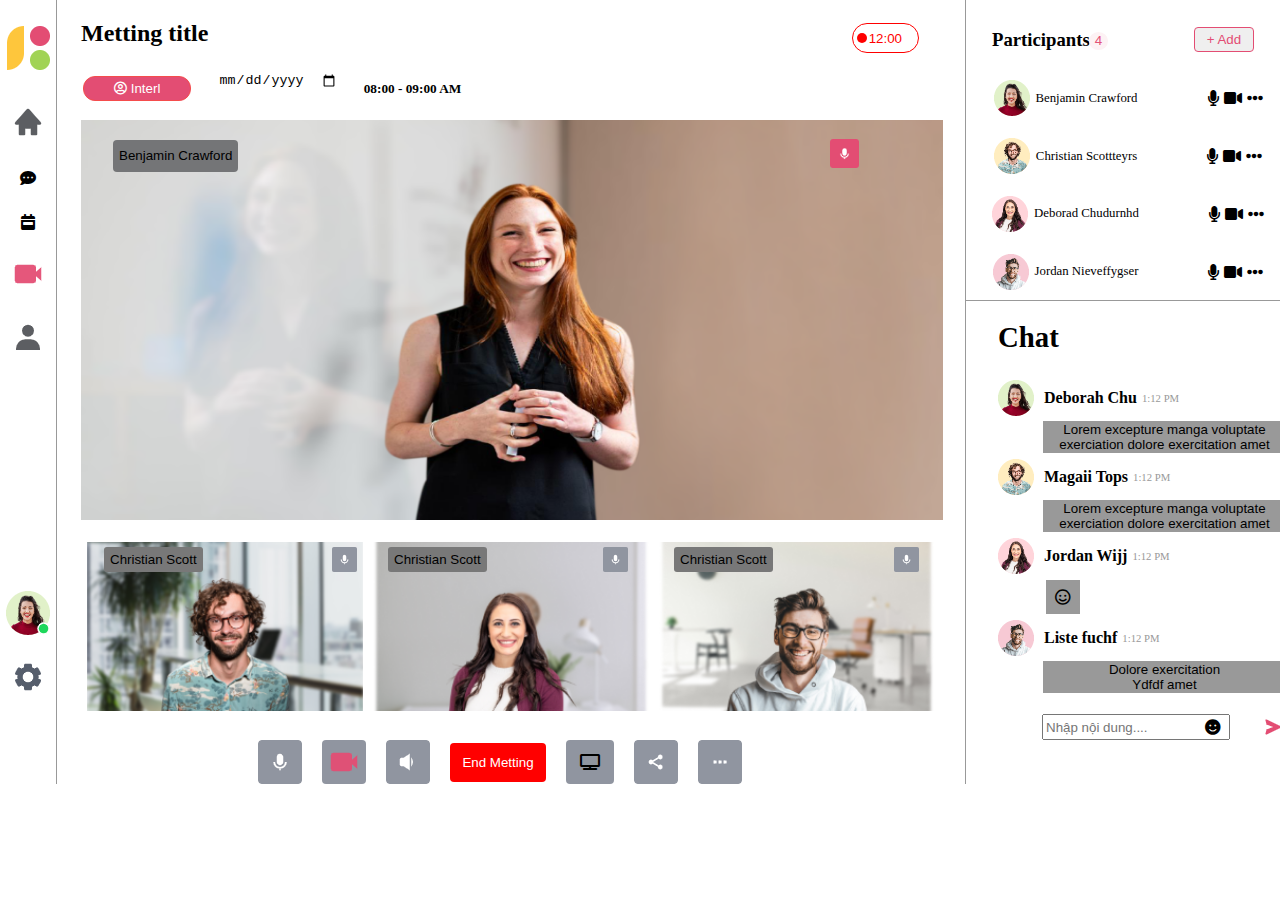
<file: Tuan04/assets/index.html>
<!DOCTYPE html>
<html lang="en">
<head>
    <meta charset="UTF-8">
    <meta http-equiv="X-UA-Compatible" content="IE=edge">
    <meta name="viewport" content="width=device-width, initial-scale=1.0">
    <title>Dung</title>
    <link rel="stylesheet" href="./css/main.css">
    <link rel="stylesheet" href="https://cdnjs.cloudflare.com/ajax/libs/font-awesome/5.15.4/css/all.min.css" />

</head>
<body>
    <div class="root">
        <div class="app">
            <div class="right">
                <div class="right-top">
                    <div>
                      <img src="./image/logo.png" class="right-top-menu">
                    </div>
                    <div>
                      <img src="./image/home.png" class="right-top-menu">
                    </div>
                    <div>
                      <i class="fas fa-comment-dots right-top-menu"></i>
                    </div>
                    <div>
                      <i class="fas fa-calendar-week right-top-menu"></i>
                    </div>
                    <div>
                      <img src="./image/cam.png" class="right-top-menu">
                    </div>
                    <div>
                      <img src="./image/user.png" class="right-top-menu">
                    </div>
                  </div>                  
                <div class="right-bottom">
                    <div>
                        <img src="./image/avatar.png" alt="">
                    </div>
                    <div>
                        <img src="./image/setting.png" class="right-bottom__setting">
                    </div>
                </div>
            </div>
            <div class="center">
                <div class="center__title">
                    <h2 class="center__title-metting">Metting title</h2>
                    <div class="center__title-time">
                        <div class="center__title-time-dot"></div>
                        <button class="center__title-time-button">12:00</button>
                    </div>
                </div>
                <div class="center__title-date">
                    <span class="center__title-datespan">
                        <button class="center__title-dataspan-button">
                            <i class="far fa-user-circle"></i>
                            Interl</button>
                        <input type="date" name="date" id="date">
                        <h5>08:00 - 09:00 AM</h5>
                    </span>
                </div>
                <div class="center-image">
                    <div class="center-image-title">
                        <div>
                            <button class="center-image-title-word">Benjamin Crawford</button>
                        </div>
                        <div class="center-image-title-mic">
                            <img src="./image/mic_color.png" class="center-image-title-mic-png">
                        </div>
                    </div>
                    <img src="./image/img_big.png" alt="pig" class="center-image-pig">
                </div>
                <div class="center-image-bottom">  
                    <span>
                        <img src="./image/img2.png" alt="" class="center-image-bottom-png">
                    </span>
                    <span>
                        <img src="./image/img1.png" alt="" class="center-image-bottom-png">
                    </span>
                    <span>
                        <img src="./image/img.png" alt="" class="center-image-bottom-png">
                    </span>
                    <div class="center-image-bottom-container">
                    <div class="center-image-bottom-chri">
                        <button class="center-image-bottom-chri-button button__mot">Christian Scott</button>
                        <img src="./image/mic_grey_color.png" class="img__mot">
                    </div>
                    <div class="center-image-bottom-chri">
                        <button class="center-image-bottom-chri-button button__hai">Christian Scott</button>
                        <img src="./image/mic_grey_color.png" class="img__hai">
                    </div>
                    <div class="center-image-bottom-chri">
                        <button class="center-image-bottom-chri-button button__ba">Christian Scott</button>
                        <img src="./image/mic_grey_color.png" class="img__ba">
                    </div>
                </div>
                </div>
                <div class="center-image-bottom__end">
                    <div class="center-image-bottom__end-end">
                        <img src="./image/mic_grey_color.png" class="center-size" >
                        <img src="./image/cam.png" class="center-image-bottom__end-end-cam center-size">
                        <img src="./image/speaker_grey_color.png" class="center-size">
                        <button class="center-image-bottom__end-end-button center-size">End Metting</button>
                        <i class="fas fa-tv fas-tv center-size"></i>
                        <img src="./image/share.png" class="center-size">
                        <img src="./image/bacham.png" class="center-size">
                    </div>
                </div>
            </div>
            <div class="left">
                <div class="left__top">
                    <div class="left__top-add">
                        <div class="left__top-add-content">
                            <h3>Participants</h3>
                        </div>
                        <div>
                            <button class="left__top-add-content-button">4</button>
                        </div>
                        <div class="left__top-add-nut">
                            <button class="left__top-add-button">+ Add</button>
                        </div>
                    </div>
                    <div class="left__top-list">
                        <div class="left__top-list-user">
                            <img src="./image/avatar 1322.png" alt="" class="left__top-list-user-img1">
                            <h5 class="left__top-list-user-img2">Benjamin Crawford</h5>
                            <i class="fas fa-microphone left__top-list-user-img3"></i>
                            <i class="fas fa-video left__top-list-user-img4"></i>
                            <i class="fas fa-ellipsis-h left__top-list-user-img5"></i>
                        </div>
                        <div class="left__top-list-user">
                            <img src="./image/avatar 1323.png" alt="" class="left__top-list-user-img1">
                            <h5 class="left__top-list-user-img2">Christian Scottteyrs</h5>
                            <i class="fas fa-microphone left__top-list-user-img3"></i>
                            <i class="fas fa-video left__top-list-user-img4"></i>
                            <i class="fas fa-ellipsis-h left__top-list-user-img5"></i>
                        </div>
                        <div class="left__top-list-user">
                            <img src="./image/avatar 1324.png" alt="" class="left__top-list-user-img1">
                            <h5 class="left__top-list-user-img2">Deborad Chudurnhd</h5>
                            <i class="fas fa-microphone left__top-list-user-img3"></i>
                            <i class="fas fa-video left__top-list-user-img4"></i>
                            <i class="fas fa-ellipsis-h left__top-list-user-img5"></i>
                        </div>
                        <div class="left__top-list-user">
                            <img src="./image/avatar 1325.png" alt="" class="left__top-list-user-img1">
                            <h5 class="left__top-list-user-img2">Jordan Nieveffygser</h5>
                            <i class="fas fa-microphone left__top-list-user-img3"></i>
                            <i class="fas fa-video left__top-list-user-img4"></i>
                            <i class="fas fa-ellipsis-h left__top-list-user-img5"></i>
                        </div>
                    </div>
                </div>
                <div class="left__top-chat">
                    <p class="left__top-chat-title">Chat</p>
                </div>
                <div class="left__top-chat-comment">
                    <div class="left__top-chat-comment-many">
                        <img src="./image/avatar 1322.png" alt="">
                        <h4 class="left__top-chat-comment-name">Deborah Chu</h4>
                        <h6 class="left__top-chat-comment-time">1:12 PM</h6>
                    </div>
                    <button class="left__top-chat-comment-button">Lorem excepture manga voluptate exerciation dolore exercitation amet</button>
                </div>
                <div class="left__top-chat-comment">
                    <div class="left__top-chat-comment-many">
                        <img src="./image/avatar 1323.png" alt="">
                        <h4 class="left__top-chat-comment-name">Magaii Tops</h4>
                        <h6 class="left__top-chat-comment-time">1:12 PM</h6>
                    </div>
                    <button class="left__top-chat-comment-button">Lorem excepture manga voluptate exerciation dolore exercitation amet</button>
                </div>
                <div class="left__top-chat-comment">
                    <div class="left__top-chat-comment-many">
                        <img src="./image/avatar 1324.png" alt="">
                        <h4 class="left__top-chat-comment-name">Jordan Wijj</h4>
                        <h6 class="left__top-chat-comment-time">1:12 PM</h6>
                    </div>
                    <i class="far fa-smile left__top-chat-comment-button-smile"></i>
                </div>
                <div class="left__top-chat-comment">
                    <div class="left__top-chat-comment-many">
                        <img src="./image/avatar 1325.png" alt="">
                        <h4 class="left__top-chat-comment-name">Liste fuchf</h4>
                        <h6 class="left__top-chat-comment-time">1:12 PM</h6>
                    </div>
                    <button class="left__top-chat-comment-button">Dolore exercitation <br>Ydfdf amet</button>
                </div>
                <div class="left__top-end">
                    <div class="left__top-end-div">
                        <input type="text" name="" class="left__top-end-text" placeholder="Nhập nội dung....">
                        <i class="fas fa-smile left__top-end-img-smile"></i>
                    </div>
                    <div class="left__top-end-img">
                        <img src="./image/send.png" alt="">
                    </div>
                </div>
            </div>
        </div>
    </div>
</body>
</html>
</file>
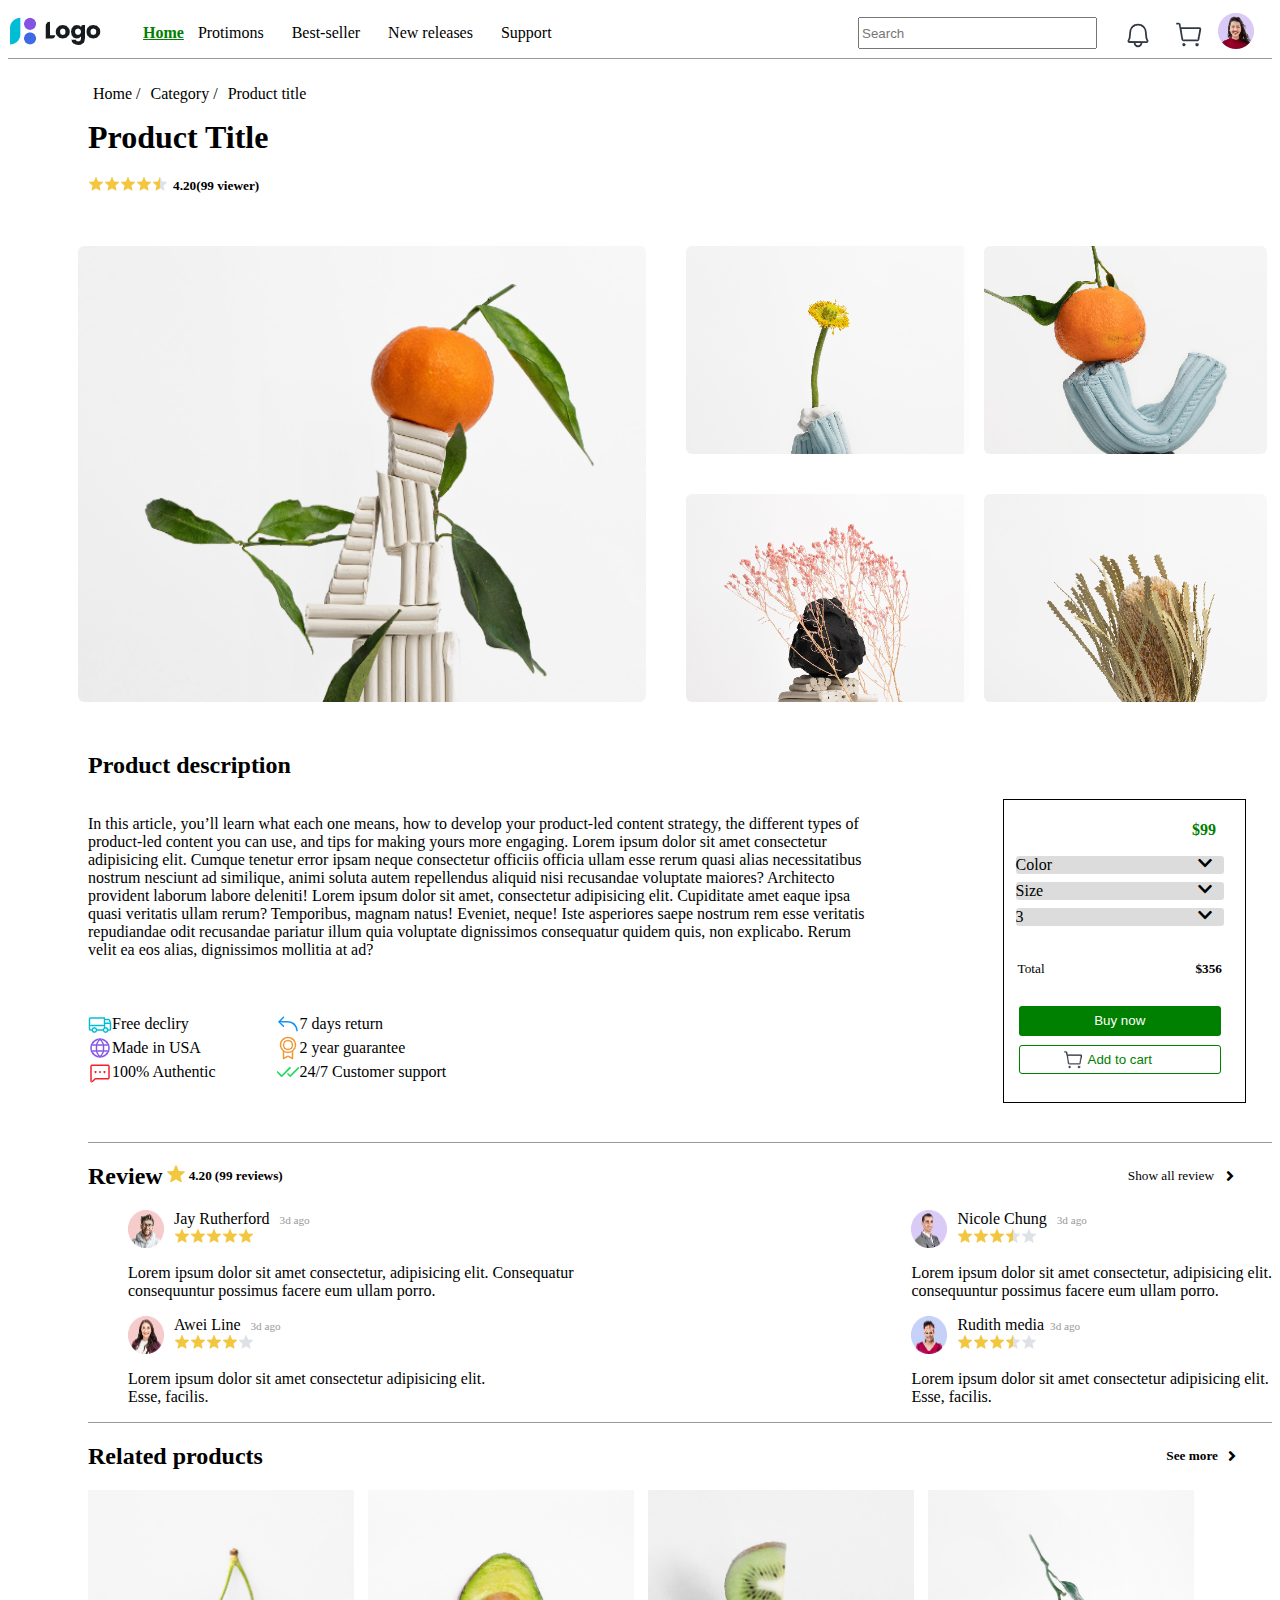
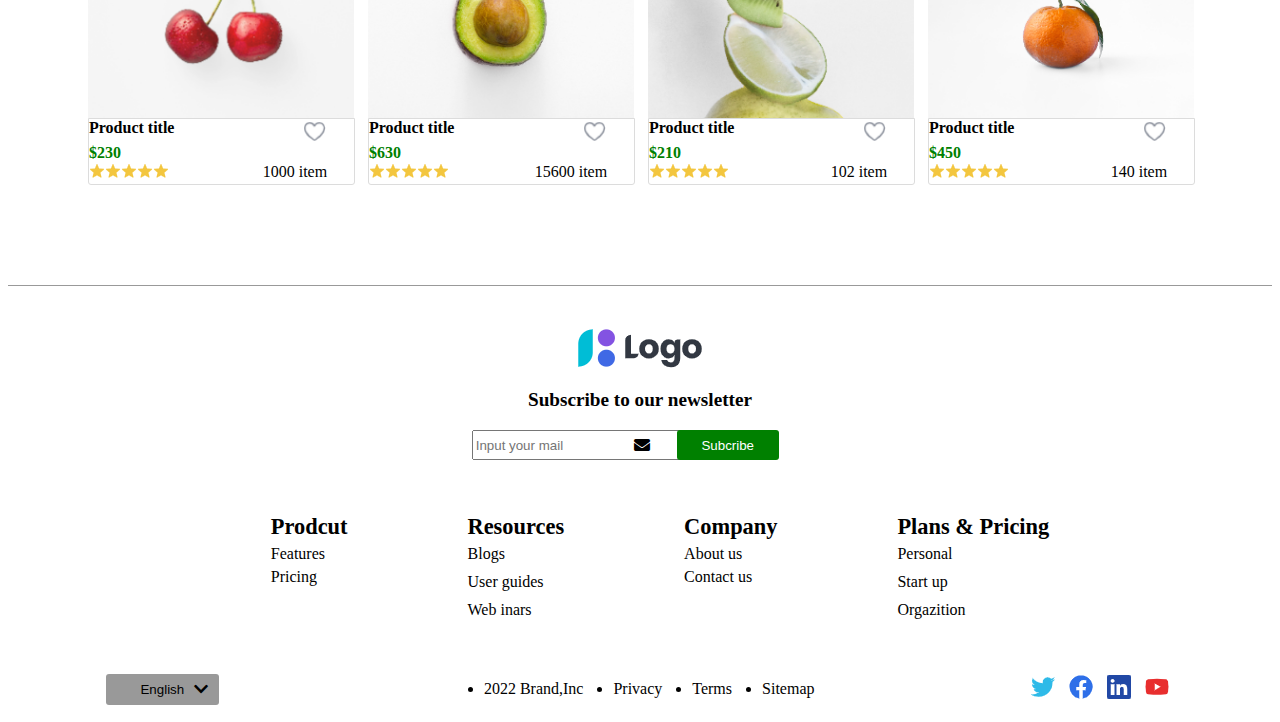
<file: Tuan05/assets/index.html>
<!DOCTYPE html>
<html lang="en">

<head>
    <meta charset="UTF-8">
    <meta http-equiv="X-UA-Compatible" content="IE=edge">
    <meta name="viewport" content="width=device-width, initial-scale=1.0">
    <title>Tuan05</title>
    <link rel="stylesheet" href="./css/main.css">
    <link rel="stylesheet" href="./css/media.css">
    <link rel="stylesheet" href="https://cdnjs.cloudflare.com/ajax/libs/font-awesome/5.15.4/css/all.min.css" />
</head>

<body>
    <div class="app">
        <div class="top">
            <div class="top-tasbar">
                <div class="top-tasbar-left">
                    <div class="logo">
                        <img src="./img/Image 1710.png" alt="logo">
                    </div>
                    <div class="top-title">
                        <ul class="top-title-content">
                            <li class="top-title-home-home"><ins class="top-title-ins">Home</ins></li>
                            <li class="top-title-home">Protimons</li>
                            <li class="top-title-home">Best-seller</li>
                            <li class="top-title-home">New releases</li>
                            <li class="top-title-home">Support</li>
                        </ul>
                    </div>
                </div>
                <div class="top-tasbar-right">
                    <div class="top-title-search">
                        <input type="text" name="" id="search" placeholder="Search">
                    </div>
                    <div class="top-title-cart">
                        <img class="top-title-cart2" src="./img/Bell 1.png" alt="">
                        <img class="top-title-cart2" src="./img/Shopping cart simple 1.png" alt="">
                        <img src="./img/Avatar 758.png" alt="">
                    </div>
                </div>
            </div>
        </div>
        <div class="center">
            <div class="center-title_list">
                <ul class="center-title-ul">
                    <li class="center-title_home">Home /</li>
                    <li class="center-title_home">Category /</li>
                    <li class="center-title_home">Product title</li>
                </ul>
            </div>
            <div class="center-title-title">
                <h1>Product Title</h1>
            </div>
            <div class="center-title-vote">
                <span class="center-vote">
                    <img src="./img/Rating 303.png" alt="vote">
                </span>
                <div class="center_danhgia">
                    <h5>4.20</h5>
                    <h5>(99 viewer)</h5>
                </div>
            </div>
            <div class="center-container">
                <div class="center-image center-image-mot"><img src="./img/Image 1705.png" class="center-image-mot"></div>
                <div class="center-image center-image-hai"><img src="./img/Image 1706.png" alt=""></div>
                <div class="center-image center-image-hai"><img src="./img/Image 1707.png" alt=""></div>
                <div class="center-image center-image-hai"><img src="./img/Image 1708.png" alt=""></div>
                <div class="center-image center-image-hai"><img src="./img/Image 1709.png" alt=""></div>
            </div>
            <div class="center-description">
                <h2>Product description</h2>
            </div>
            <div class="center-desctipton-container">
                <div class="center-description-content">
                <p class="center-p">In this article, you’ll learn what each one means, how to develop your product-led content strategy, 
                the different  types of product-led content you can use, and tips for making yours more engaging. Lorem ipsum dolor sit amet  consectetur adipisicing elit. 
                Cumque tenetur error ipsam neque consectetur officiis officia ullam esse rerum quasi alias necessitatibus nostrum nesciunt ad similique, 
                animi soluta autem repellendus aliquid nisi recusandae  voluptate maiores? Architecto provident laborum labore deleniti! Lorem ipsum dolor sit amet, consectetur adipisicing  elit. Cupiditate amet eaque ipsa quasi veritatis ullam rerum? Temporibus, magnam natus! Eveniet, neque! Iste  asperiores saepe nostrum rem esse veritatis repudiandae odit recusandae pariatur illum quia voluptate
                 dignissimos  consequatur quidem quis, non explicabo. Rerum velit ea eos alias, dignissimos mollitia at ad?</p>
            </div>
            <div class="center-description-table">
                <div class="center-description-ba">
                <h4 class="center-description-ba-99">$99</h4>
                <div class="center-description-color">Color</div> <i class="fas fa-chevron-down  center-down"></i>
                <div class="center-description-color">Size</div> <i class="fas fa-chevron-down center-down"></i>
                <div class="center-description-color">3</div> <i class="fas fa-chevron-down center-down"></i>
            </div>
            <div class="center-description-total">
                <h5 class="center-description-h5">Total</h5>
                <h5>$356</h5>
            </div>
            <div class="center-description-button">
                <button class="center-description-buy">Buy now</button>
                <button class="center-description-cart">Add to cart</button>
                <img src="./img/Shopping cart simple 1.png" class="center-description-cart-img">
            </div>
            </div>
        </div>
        <div class="center-description-icon">
            <div class="center-icon-left">
              <div class="center-icon-div"> <img src="./img/Truck 1.png">Free decliry</div> 
               <div class="center-icon-div"><img src="./img/Globe 1.png">Made in USA</div>
               <div class="center-icon-div"><img src="./img/Chat dots 1.png">100% Authentic</div> 
            </div>
            <div class="center-icon-right">
               <div class="center-icon-div"><img src="./img/Arrow bend up left 1.png">7 days return</div>
               <div class="center-icon-div"><img src="./img/Medal 1.png">2 year guarantee</div>
               <div class="center-icon-div"><img src="./img/Checks 1.png">24/7 Customer support</div>
            </div>
        </div>
        <div class="center-review">
            <div class="center-review-title">
                <div class="center-review-hai">
                    <h2>Review</h2>
                    <span><img src="./img/Rating 304.png" class="center-review-hai-content"></span>
                    <h5  class="center-review-hai-content">4.20</h5>
                    <h5  class="center-review-hai-content">(99 reviews)</h5>
                </div>
                <div class="center-review-mot">
                    <h5 class="center-review-mot-h5">Show all review</h5>
                    <i class="fas fa-angle-right center-review-mot-h5-img"></i>
                </div>
            </div>
        </div>
        <div class="center-comment">
            <div class="center-comment-left">
                <div class="center-commnet-left-user1">
                    <div class="center-commnet-left-user1-avatar">
                        <img src="./img/Avatar 753.png" class="center-comment-avatar">
                        <div class="center-comment-star">
                            <span>Jay Rutherford <span class="center-comment-time">3d ago</span></span>
                            <span><img src="./img/Rating 300.png" alt=""></span>
                        </div>
                    </div>
                    <div>
                        <p>Lorem ipsum dolor sit amet consectetur, adipisicing elit. Consequatur <br> consequuntur possimus facere eum ullam porro.</p>
                    </div>
                </div>
                <div class="center-commnet-left-user2">
                    <div class="center-commnet-left-user1-avatar">
                        <img src="./img/Avatar 757.png" class="center-comment-avatar">
                        <div class="center-comment-star">
                            <span>Awei Line <span class="center-comment-time">3d ago</span></span>
                            <span><img src="./img/Rating 299.png" alt=""></span>
                        </div>
                    </div>
                    <div>
                        <p>Lorem ipsum dolor sit amet consectetur adipisicing elit. <br> Esse, facilis.</p>
                    </div>
                </div>
            </div>
            <div class="center-comment-right">
                <div class="center-commnet-left-user1">
                    <div class="center-commnet-left-user1-avatar">
                        <img src="./img/Avatar 755.png" class="center-comment-avatar">
                        <div class="center-comment-star">
                            <span>Nicole Chung <span class="center-comment-time">3d ago</span></span>
                            <span><img src="./img/Rating 318.png" alt=""></span>
                        </div>
                    </div>
                    <div>
                        <p>Lorem ipsum dolor sit amet consectetur, adipisicing elit. <br> consequuntur possimus facere eum ullam porro.</p>
                    </div>
                </div>
                <div class="center-commnet-left-user2">
                    <div class="center-commnet-left-user1-avatar">
                        <img src="./img/Avatar 756.png" class="center-comment-avatar">
                        <div class="center-comment-star">
                            <span>Rudith media<span class="center-comment-time">3d ago</span></span>
                            <span><img src="./img/Rating 305.png" alt=""></span>
                        </div>
                    </div>
                    <div>
                        <p>Lorem ipsum dolor sit amet consectetur adipisicing elit. <br> Esse, facilis.</p>
                    </div>
                </div>
            </div>
        </div>
        <div class="related-product">
            <div class="related-product-title">
                <div class="related-product-title__product">
                    <h2>Related products</h2>
                </div>
                <div class="related-product-title__seemore">
                    <h5 class="related-product-seemore">See more</h5>
                    <i class="fas fa-angle-right seemore"></i>
                </div>
            </div>
            <div class="related-product-img">
                <div class="related-product-img1"><img src="./img/Image 1704.png" class="img">
                    <div class="img-content">
                        <div class="img-content-title">
                            <span class="img-content-product">Product title</span>
                            <img src="./img/Heart 23.png" alt="">
                        </div>
                    <span class="img-content-dola">$230</span>
                    <div class="img-content-star">
                        <span><img src="./img/Rating 300.png" alt=""></span>
                        <span>1000 item</span>
                    </div>
                    </div>
                </div>
                <div class="related-product-img1"><img src="./img/Image 1703.png" class="img">
                    <div class="img-content">
                        <div class="img-content-title">
                            <span class="img-content-product">Product title</span>
                            <img src="./img/Heart 23.png" alt="">
                        </div>
                    <span class="img-content-dola">$630</span>
                    <div class="img-content-star">
                        <span><img src="./img/Rating 300.png" alt=""></span>
                        <span>15600 item</span>
                    </div>
                    </div>
                </div>
                <div class="related-product-img1"><img src="./img/Image 1711.png" class="img">
                    <div class="img-content">
                        <div class="img-content-title">
                            <span class="img-content-product">Product title</span>
                            <img src="./img/Heart 23.png" alt="">
                        </div>
                    <span class="img-content-dola">$210</span>
                    <div class="img-content-star">
                        <span><img src="./img/Rating 300.png" alt=""></span>
                        <span>102 item</span>
                    </div>
                    </div>
                </div>
                <div class="related-product-img1"><img src="./img/Image 1712.png" class="img">
                    <div class="img-content">
                        <div class="img-content-title">
                            <span class="img-content-product">Product title</span>
                            <img src="./img/Heart 23.png" alt="">
                        </div>
                    <span class="img-content-dola">$450</span>
                    <div class="img-content-star">
                        <span><img src="./img/Rating 300.png" alt=""></span>
                        <span>140 item</span>
                    </div>
                    </div>
                </div>
            </div>
        </div>
        </div>
        <div class="footer">
            <div class="footer-logo">
                <img src="./img/Image 1713.png" alt="">
            </div>
            <div class="footer-the_p">
                <p class="footer-the_p-contetnt">Subscribe to our newsletter</p>
            </div>
            <div class="footer-subcribe">
                <div class="footer-subcribe-mail">
                    <input type="text" name="" class="footer-text" placeholder="Input your mail">
                    <i class="fas fa-envelope footer-email"></i>
                </div>
                <div class="footer-subcribe-button">
                    <button class="footer-text-button">Subcribe</button>
                </div>
            </div>
            <div class="footer-blog">
                <div class="footer-blog-product">
                    <ul class="footer-blog-product_ul">
                        <li class="footer-blog-content">Prodcut</li>
                        <li class="footer-blog-content-hai">Features</li>
                        <li>Pricing</li>
                    </ul>
                </div>
                <div class="footer-blog-product">
                    <ul class="footer-blog-product_ul">
                        <li class="footer-blog-content">Resources</li>
                        <li class="footer-blog-content-hai">Blogs</li>
                        <li class="footer-blog-content-hai">User guides</li>
                        <li class="footer-blog-content-hai">Web inars</li>
                    </ul>
                </div>
                <div class="footer-blog-product">
                    <ul class="footer-blog-product_ul">
                        <li class="footer-blog-content">Company</li>
                        <li class="footer-blog-content-hai">About us</li>
                        <li>Contact us</li>
                    </ul>
                </div>
                <div class="footer-blog-product">
                    <ul class="footer-blog-product_ul">
                        <li class="footer-blog-content">Plans & Pricing</li>
                        <li class="footer-blog-content-hai">Personal</li>
                        <li class="footer-blog-content-hai">Start up</li>
                        <li class="footer-blog-content-hai">Orgazition</li>
                    </ul>
                </div>
            </div>
            <div class="footer-footer">
                <div class="footer-footer_button">
                    <button class="footer-footer-button">English</button>
                    <i class="fas fa-chevron-down footer-down"></i>
                </div>
                <div class="footer-footer-content">
                    <ul class="footer-footer-brand">
                        <li class="footer-footer-li">2022 Brand,Inc</li>
                        <li class="footer-footer-li">Privacy</li>
                        <li class="footer-footer-li">Terms</li>
                        <li class="footer-footer-li">Sitemap</li>
                    </ul>
                </div>
                <div class="footer-footer-image">
                    <img src="./img/Twitter 9.png" class="footer-footer-img">
                    <img src="./img/Facebook 9.png" class="footer-footer-img">
                    <img src="./img/LinkedIn 8.png" class="footer-footer-img">
                    <img src="./img/YouTube 8.png" class="footer-footer-img">
                </div>
            </div>
    </div>
    </div>
</body>

</html>
</file>
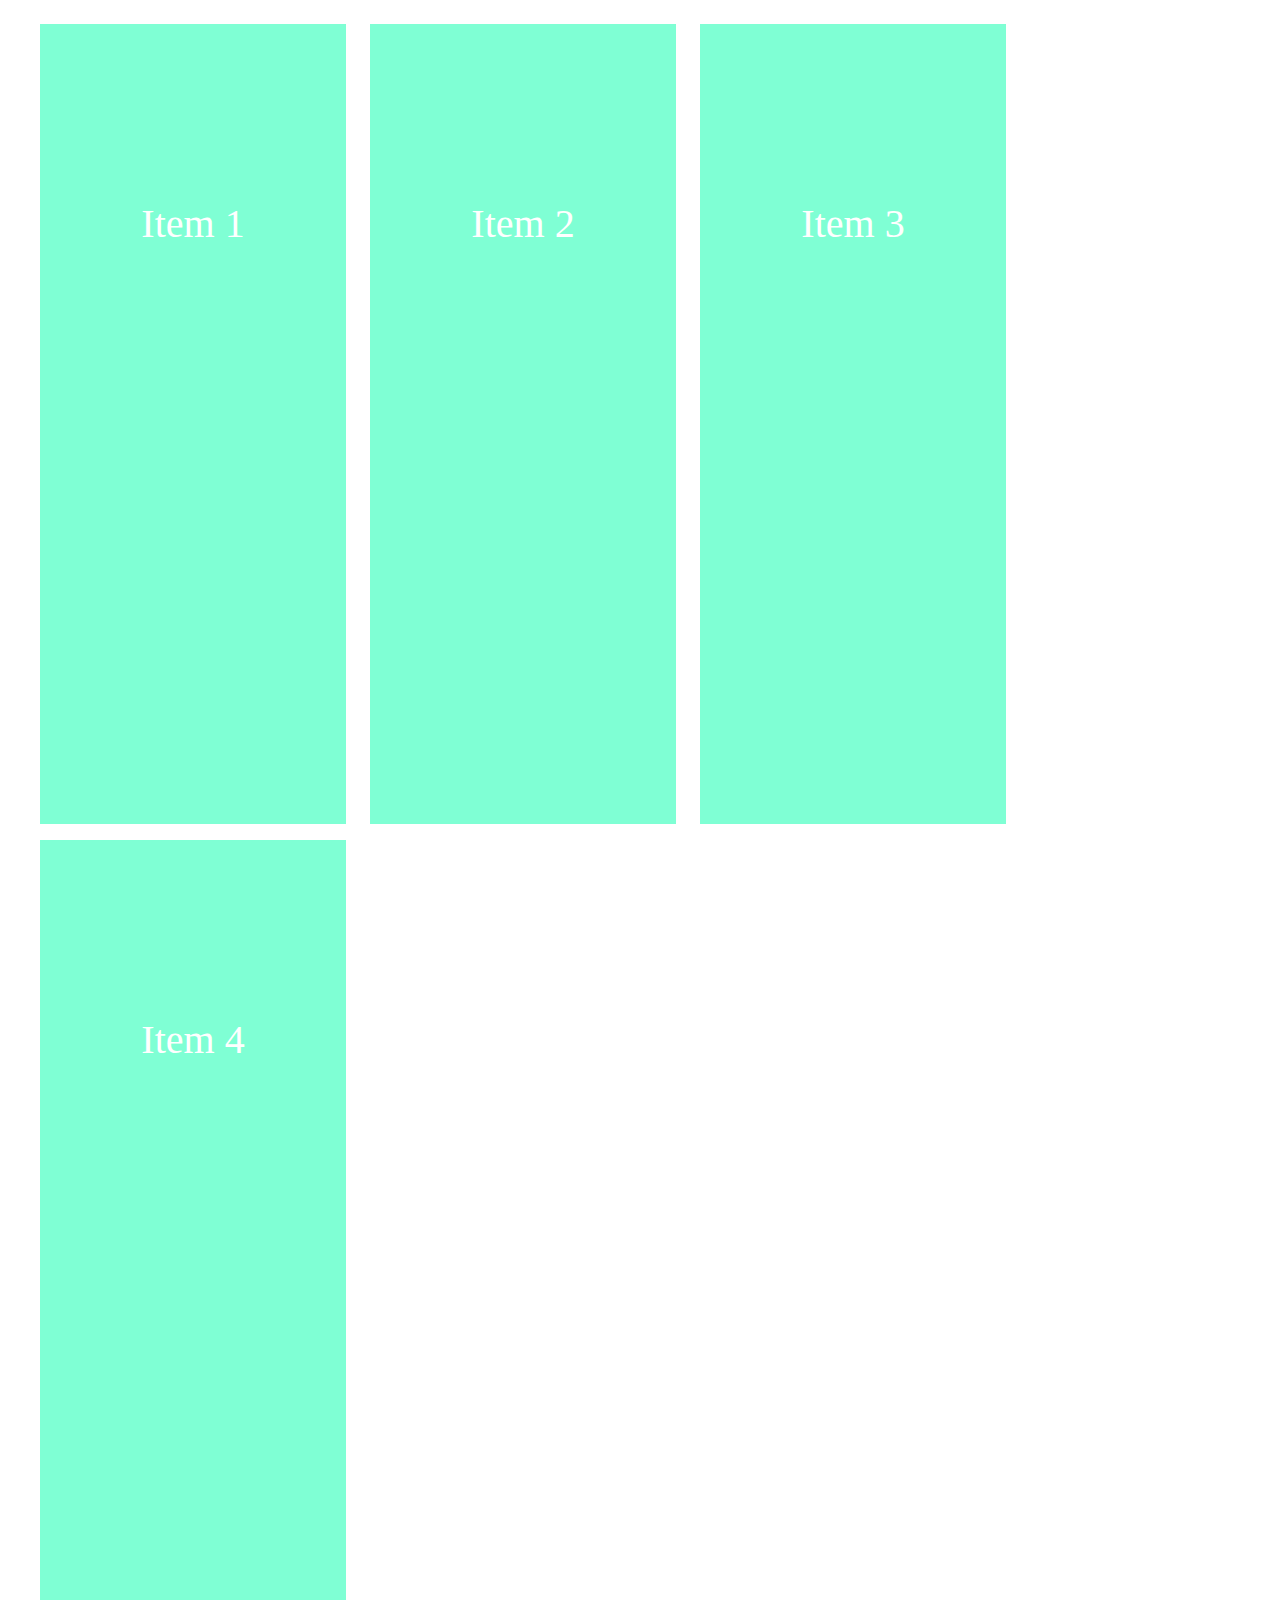
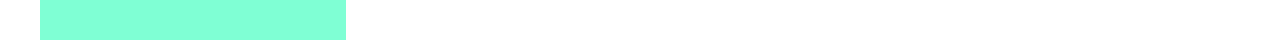
<file: Tuan05/Tset/index.html>
<!DOCTYPE html>
<html lang="en">
<head>
    <meta charset="UTF-8">
    <meta http-equiv="X-UA-Compatible" content="IE=edge">
    <meta name="viewport" content="width=device-width, initial-scale=1.0">
    <link rel="stylesheet" href="./Grid.css">
    <link rel="stylesheet" href="./main.css">
    <title>Document</title>
</head>
<body>
    <div class="grid wide">
        <div class="row">
            <div class="col l-3 m-6">
                <div class="item">Item 1</div>
            </div>
            <div class="col l-3 m-6">
                <div class="item">Item 2</div>
            </div>
            <div class="col l-3 m-6">
                <div class="item">Item 3</div>
            </div>
            <div class="col l-3 m-6">
                <div class="item">Item 4</div>
            </div>
        </div>
    </div>
</body>
</html>
</file>
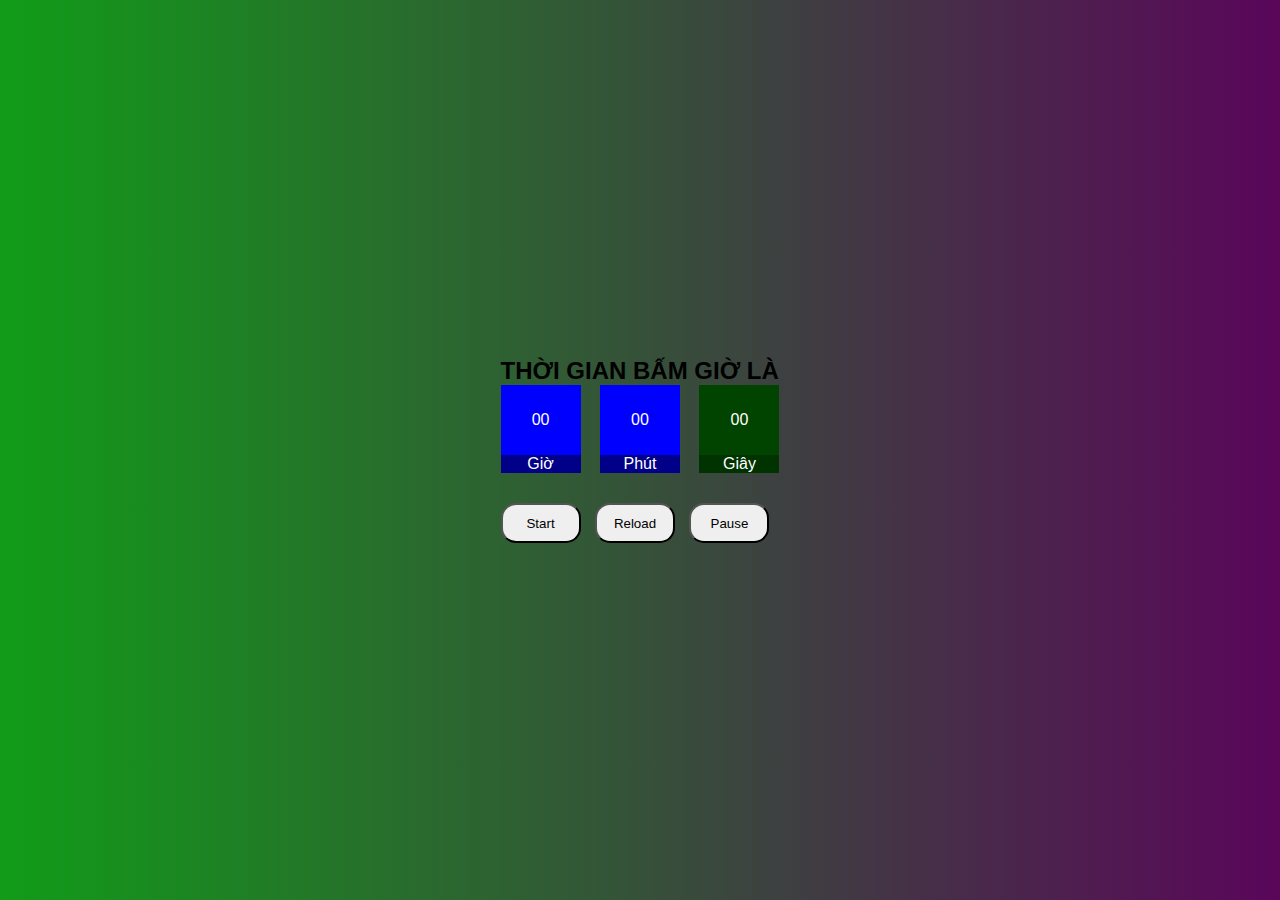
<file: Tuan06/DongHo/index.html>
<!DOCTYPE html>
<html lang="en">

<head>
    <meta charset="UTF-8">
    <meta http-equiv="X-UA-Compatible" content="IE=edge">
    <meta name="viewport" content="width=device-width, initial-scale=1.0">
    <link rel="stylesheet" href="./main.css">
    <title>Document</title>
</head>

<body>
    <div class="container">
        <h2 class="title">THỜI GIAN BẤM GIỜ LÀ </h2>
        <div class="time">
            <div class="time-gio">
                <span class="gio">00</span>
                <span class="span-gio">Giờ</span>
            </div>
            <div class="time-phut">
                <span class="phut">00</span>
                <span class="span-gio">Phút</span>
            </div>
            <div class="time-giay">
                <span class="giay">00</span>
                <span class="span-gio span-giay">Giây</span>
            </div>
        </div>
        <div class="button">
            <button class="button-gio start">Start</button>
            <button class="button-gio reset">Reload</button>
            <button class="button-gio stop">Pause</button>
        </div>
    </div>

    <script>
        function Stopwatch() {
            var startTime, endTime, duration = 0;
            var running = false;

            this.start = function() {
                if (running) {
                    throw new Error('Đồng hồ bấm giờ đã bắt đầu.');
                }
                running = true;
                startTime = new Date();
            };

            this.stop = function() {
                if (!running) {
                    throw new Error('Đồng hồ bấm giờ chưa bắt đầu.');
                }
                running = false;
                endTime = new Date();
                duration += (endTime - startTime);
            };

            this.reset = function() {
                startTime = null;
                endTime = null;
                running = false;
                duration = 0;
            };

            this.getTime = function() {
                if (startTime) {
                    if (running) {
                        duration = new Date() - startTime;
                    }
                    formatTime(duration);
                }
            };

        }

        // Sử dụng JavaScript để tìm các phần tử HTML cần thiết
        // var display = document.querySelector('.time');
        var startButton = document.querySelector('.start');
        var stopButton = document.querySelector('.stop');
        var resetButton = document.querySelector('.reset');

        // Tạo một đối tượng Stopwatch mới
        var stopwatch = new Stopwatch();

        // Tạo các hàm để xử lý các sự kiện nhấp chuột cho các nút bấm
        startButton.addEventListener('click', function() {
            stopwatch.start();
        });

        stopButton.addEventListener('click', function() {
            stopwatch.stop();
        });

        resetButton.addEventListener('click', function() {
            stopwatch.reset();
        });

        // Tạo các hàm để định dạng và hiển thị thời gian trên khu vực hiển thị thời gian
        function formatTime(time) {
            var hours = Math.floor(time / (60 * 60 * 1000));
            var minutes = Math.floor((time / (60 * 1000)) % 60);
            var seconds = Math.floor((time / 1000) % 60);
            var milliseconds = Math.floor(time % 1000);
        }

        // Tạo một hàm để cập nhật thời gian
        function updateDisplay() {
            var time = stopwatch.getTime();
            // Cập nhật khu vực hiển thị thời gian với thời gian đã định dạng
            display.textContent = formatTime(time);
        }

        // Cập nhật khu vực hiển thị thời gian mỗi giây
        setInterval(updateDisplay, 10);
    </script>
</body>

</html>
</file>
<file: Tuan04/assets/css/main.css>
/* Khung */
body{
    margin: 0;
}
.center{
    width: 910px;
}
.left{
    width: 314px;
    float: left;
    margin-left: 22px;
    border-left: 1px solid #999;
}
.app{
    display: flex;
}

.right{
    float: right;
    width: 80px;
    border-right: 1px solid #999;
}

.right-top {
    display: flex;
    flex-direction: column;
    align-items: center;
    height: 363px;
    margin-top: 8px;
  }

.right-top-menu{
    margin: 14px 0;
} 

.right-bottom{
    display: flex;
    flex-direction: column;
    align-items: center;
    margin-top: 220px;
}

.right-bottom__setting{
    margin-top: 10px;
}

/* Center */
.center__title{
    display: flex;
    justify-content: space-between;
    flex-wrap: wrap;
    margin: 0 24px;
    align-items: center;
}
.center__title-datespan{
    display: flex;
    margin: 0 26px;
    margin-top: -8px;
    align-items: center;
}
#date{
    height: 20%;
    position: relative;
    top: -2px;
    margin: 0 26px;
    /* border-top: none;
    border-left: none;
    border-bottom: none;
    border-right: solid 1px #999; */
    border: none;
    margin-top: 2px;
}
#date::after{
    content: "";
    width: 1px;
    height: 11px;
    margin-left: 20px;
    margin-top: 1px;
    background-color: #999;
}

.center__title-time-button{
    width: 100%;
    margin-right: 20px;
    border-radius: 20px;
    height: 30px;
    border: 1px solid red;
    background-color: white;
    color: red;
}
.center__title-dataspan-button{
    height: 25px;
    width: 13%;
    border-radius: 12px;
    border: 1px solid #F54C4C;
    background-color:#e34d73;
    color: white;
}


/* center pig */
.center-image-pig{
    width: 862px;
    height: 400px;
    margin-left: 24px;
    margin-top: -32px;
}

.center-image-title{
    display: flex;
    justify-content: space-between;
    width: 85%;
    margin-left: 56px;
    position: relative;
    top: 20px;
    align-items: center;
}

.center-image-title-mic-png{
    width: 80%;
}

.center-image-title-word{
    height: 32px;
    border: none;
    border-radius: 4px;
    background-color: #747577;
} 


/* .center-image-title-word-benjamin{
    position: relative;
    top: -11px;
}  */

.center-image-bottom-png{
    width: 32%;
    height: 30%;
}

.center-image-bottom{
    margin-left: 24px;
    margin-top: 18px;
}

.center__title-time-dot{
    position: relative;
    top: 20px;
    width: 15%;
    height: 10px;
    border-radius: 50%;
    left: 5px;
    content: "";
    background-color: red;
}

.center-image-bottom-chri{
    display: flex;
    height: 25px;
    width: 234px;
    justify-content: space-between;
}

.center-image-bottom-chri-button{
    background-color:rgb(120,120,120);
    border:none;
    border-radius: 3px;
}

.center-image-bottom-container{
    display: flex;
    position: relative;
    top: -168px;
    left: 15px;   
}

.center-image-bottom-png{
    margin-left: 6px;
}

.button__mot{
    margin-left: 8px;
}
.img__mot{
    margin-right: -27px;
}
.img__hai{
    margin-left: 12px;
    position: relative;
    left: 64px;
}
.img__ba{
    margin-left: 8px;
    position: relative;
    left: 121px;
}

.button__hai{
    margin-left: 58px;
}

.button__ba{
    margin-left: 20px;
    position: relative;
    left: 90px;
}

/* image-end */

.center-image-bottom__end-end{
    display: flex;
    justify-content: center;
    align-items: center;
}

.fas-tv{
    padding: 14px;
    background-color: #9095a0;
}

.center-image-bottom__end-end-cam{
    padding: 6px;
    background-color: #9095a0;
}

.center-image-bottom__end-end-button{
    padding: 12px;
    background-color: red;
    color: white;
    border: none;
}

.center-size{
    margin: 0 10px;
    border-radius: 4px;
}

/* leftttttttttt */
.left__top{
    border-bottom: 1.5px solid #999;
}

.left__top-add{
    display: flex;
    align-items: center;
    justify-content: space-around;
    margin-top: 10px;
}

.left__top-add-button{
    height: 25px;
    width: 60px;
    border-radius: 4px;
    border: 1px solid #e34d73;
    color: #e34d73;
}

.left__top-add-content-button{
    margin-left: -56px;
    height: 18px;
    border-radius: 55%;
    position: relative;
    top: 1px;
    border: none;
    background-color: #fdf2f4;
    color: #e35377;
}

.left__top-list-user{
    display: flex;
    align-items: center;
    justify-content: center;
}

.left__top-list-user-img1{
    margin-left: 10px;
}
.left__top-list-user-img2{
    margin-left: 6px;
    font-size: 0.8rem;
    font-weight: 100;
}
.left__top-list-user-img3{
    margin-left: 70px;
}
.left__top-list-user-img4{
    margin-left: 5px;
}
.left__top-list-user-img5{
    margin-left: 5px;
}

/* left top chat */
.left__top-chat-title{
    font-size: 1.8rem;
    margin: 20px 32px;
    font-weight: bold;
}

.left__top-chat-comment-many{
    display: flex;
    height: 48px;
    align-items: center;
    margin-left: 32px;
}

.left__top-add-content-button{
    margin-left: -53px;
    height: 18px;
    border-radius: 55%;
    position: relative;
    top: 1px;
    border: none;
    background-color: #fdf2f4;
    color: #e35377;
}

.left__top-chat-comment-name{
    margin-left: 10px;
}

.left__top-chat-comment-time{
    margin-left: 5px;
    color: #999;
    font-weight: 100;
}

.left__top-chat-comment-button{
    width: 243px;
    margin-left: 77px;
    margin-top: -1px;
    background-color: #999;
    border: none;
}

.left__top-chat-comment-button-smile{
    margin-left: 80px;
    padding: 9px 9px;
    background-color: #999;
}

.left__top-end{
    margin-left: 76px;
    display: flex;
    align-items: center;
}
.left__top-end-text{
    margin-top: 20px;
    height: 20px;
    width: 180px;
}

.left__top-end-img{
    position: relative;
    top: 12px;
    margin-left: 5px;
}

.left__top-end-div{
    display: flex;
    align-items: center;
}

.left__top-end-img-smile{
    position: relative;
    top: 10px;
    left: -25px;
}
/* 
hoàn thanh bai */
</file>
<file: Tuan05/assets/css/main.css>
/* Home-top */

.top-tasbar {
    display: flex;
    justify-content: space-between;
    border-bottom: 1px solid #999;
}

.top-title-content {
    display: flex;
}

.top-title-home {
    list-style: none;
    margin: 0 14px;
    font-weight: 500;
}

.top-title-home-home {
    color: green;
    list-style: none;
    font-weight: 700;
}

.top-tasbar-left {
    display: flex;
    align-items: center;
}

.top-tasbar-right {
    display: flex;
    align-items: center;
    margin: 0 18px;
}

#search {
    margin-right: 17px;
    width: 231px;
    height: 26px;
}

.top-title-cart2 {
    margin: 0 10px;
}

.top-title-search {
    display: flex;
}

.top-title-search-icon {
    position: relative;
    top: -24px;
    left: 237px;
}


/* Center */

.center {
    margin-left: 40px;
}

.center-title_home {
    list-style: none;
    margin: 10px 5px;
    font-weight: 500;
}

.center-title-ul {
    display: flex;
}

.center-title-title {
    margin-left: 40px;
    margin-top: -15px;
}

.center-title-vote {
    display: flex;
    align-items: center;
    margin-left: 40px;
    margin-top: -22px;
}

.center_danhgia {
    display: flex;
    margin: 0 5px;
}

.center-image_center {
    margin-left: 40px;
}


/* center-image */

.center-image {
    display: flex;
}

.center-image-chinh {
    width: 147%;
}

.center-image-bon {
    margin-left: 214px;
}

.center-image-bon-bon {
    width: 37%;
}

.center-description {
    margin-left: 40px;
}

.center-description-content {
    margin-left: 40px;
}

.center-container {
    display: grid;
    grid-template-columns: auto auto auto auto;
    padding: 10px;
  }
.center-image {
    background-color: rgba(255, 255, 255, 0.8);
    padding: 20px;
    font-size: 30px;
    text-align: center;
  }

.center-image-mot{
    grid-row:1/3;
    grid-column:1/3;
    max-width: 100%;
    max-height: 100%;
}

.center-image-hai{
    width: 258px;
}

/* center content */
.center-description-icon{
    display: flex;
    margin-left: 40px;
    margin-top: -91px;
}

.center-icon-left{
    display: grid;
}

.center-icon-right{
    display: grid;
    margin-left: 60px;
}

.center-icon-div{
    display: flex;
    align-items: center;
}

.center-description-table{
    border: 1px solid;
    width: 234px;
    margin-left: -1px;
    height: 302px;
    margin-right: 26px;
    padding-right: 9px;
}

.center-p{
    margin-right: 136px;
}

.center-desctipton-container{
    display: flex;
}

.center-description-button{
    display: grid;
}

.center-description-ba-99{
    display: flex;
    justify-content: flex-end;
    margin-right: 20px;
    color: green;
}

.center-description-color{
    margin: -5px 12px;
    border-radius: 3px;
    background-color: #DCDCDC;
    padding-right: 172px;
}

.center-description-total{
    display: flex;
    justify-content: space-between;
    padding: 0 14px;
}

.center-description-h5{
    font-weight: 200;
}

.center-description-button{
    margin: 7px 15px;
}

.center-description-cart{
    margin-top: 22px;
    height: 72%;
    border: 1px solid green;
    background-color: white;
    color: green;
    border-radius: 3px;
}

.center-description-buy{
    height: 175%;
    color: white;
    background-color: green;
    border: none;
    border-radius: 3px;
}

.center-description-cart-img{
    max-width: 10%;
    margin-top: -14px;
    margin-left: 45px;
}

.center-icon-content{
    margin-left: 10px;
}

.center-down{
    position: relative;
    top: -14px;
    left: 194px;
}

/* Review */
.center-review-hai{
    display: flex;
    align-items: center;
}

.center-review-title{
    display:flex;
    justify-content: space-between;
    margin-top: 58px;
    margin-left: 40px;
    border-top:1px solid #999;
}

.center-review-mot-h5{
    margin-right: 50px;
    font-weight: 200;
}

.center-review-hai-content{
    margin-left:3px;
}

.center-review-mot{
    display: flex;
    align-items: center;
}

.center-review-mot-h5-img{
    position: relative;
    right: 38px;
}

/* Comment */
.center-comment-left{
    margin-left: 40px;
}

.center-comment-star{
    display: grid;
}

.center-commnet-left-user1-avatar{
    display: flex;
}

.center-comment-avatar{
    margin-right: 10px;
}

.center-comment{
    display: flex;
    justify-content: space-between;
    border-bottom: 1px solid #999;
    margin-left: 40px;
}

.center-comment-time{
    font-size: 0.7rem;
    color: #999;
    margin-left: 6px;
}

/* Product title */
.related-product{
    margin-left: 40px;
}

.related-product-title{
    display: flex;
    align-items: center;
    justify-content: space-between;
}

.related-product-title__seemore{
    display: flex;
    align-items: center;
    margin-right: 36px;
}

.seemore{
    margin-left: 10px;
}

.related-product-img{
    display: flex;
}

.img{
    max-width: 95%;
}

.img-content{
    display: grid;
    border: 1px solid #DCDCDC;
    width: 94.5%;
    margin-top: -4px;
    border-bottom-left-radius: 3px;
    border-bottom-right-radius: 3px;
    height: 65px;
}

.img-content-title{
    display: flex;
    justify-content: space-between;
    width: 90%;
}

.img-content-star{
    display: flex;
    justify-content: space-between;
    width: 90%;
}

.img-content-product{
    font-weight: 800;
}

.img-content-dola{
    color: green;
    font-weight: 700;
}

/* FOOTER */

.footer{
    margin-top: 100px;
    border-top: 1px solid #999;
}

.footer-logo{
    display: flex;
    justify-content: center;
    margin-top: 40px;
    display: grid;
}

.footer-subcribe{
    display: flex;
}

.footer-the_p{
    display: flex;
    justify-content: center;
}

.footer-subcribe{
    display: flex;
    justify-content: center;
}

.footer-the_p-contetnt{
    font-size: 1.2rem;
    font-weight: 800;
}

.footer-text{
    height: 24px;
    width: 158%;
    margin-left: -67px;
}

.footer-text-button{
    height: 30px;
    width: 158%;
    color: white;
    border: none;
    background-color: green;
    border-radius: 3px;
}

.footer-subcribe{
    height: 24px;
}

.footer-email{
    position: relative;
    top: -23px;
    left: 95px;
}

.footer-blog{
    margin-top: 60px;
    display: flex;
    justify-content: center;
}

.footer-blog-product_ul{
    margin: 0 40px;
    list-style: none;
    border: 5px 0;
}

.footer-blog-content{
    font-size: 1.4rem;
    font-weight: 800;
}

.footer-blog-content-hai{
    padding: 5px 0;
}

.footer-footer{
    display: flex;
    margin-top: 40px;
    justify-content: space-around;
    align-items: center;
}

.footer-footer-brand{
    display: flex;
}

.footer-footer-button{
    width: 156%;
    height: 31px;
    border: none;
    background-color: #999;
    border-radius: 3px;
}

.footer-footer_button{
    display: flex;
    align-items: center;
    width: 10%;
}

.footer-footer-li{
    margin: 0 15px;
}

.footer-footer-img{
    margin:0 5px;
}

.footer-down{
    position: relative;
    left: -25px;
}
</file>
<file: Tuan05/assets/css/media.css>
@media(min-width:740px) and (max-width:1023px){
    .center-container{
        width: 644px;
    }
}

@media(min-width:1024px) and (max-width:1239px){
    .center-container{
        width: 984px;
    }
}
</file>
<file: Tuan05/Tset/Grid.css>
.grid {
    width: 100%;
    display: block;
    padding: 0;
}

.grid.wide {
    max-width: 1200px;
    margin: 0 auto;
}

.row {
    display: flex;
    flex-wrap: wrap;
    margin-left: -4px;
    margin-right: -4px;
}

.row.no-gutters {
    margin-left: 0;
    margin-right: 0;
}

.col {
    padding-left: 4px;
    padding-right: 4px;
}

.row.no-gutters .col {
    padding-left: 0;
    padding-right: 0;
}

.c-0 {
    display: none;
}

.c-1 {
    flex: 0 0 8.33333%;
    max-width: 8.33333%;
}

.c-2 {
    flex: 0 0 16.66667%;
    max-width: 16.66667%;
}

.c-3 {
    flex: 0 0 25%;
    max-width: 25%;
}

.c-4 {
    flex: 0 0 33.33333%;
    max-width: 33.33333%;
}

.c-5 {
    flex: 0 0 41.66667%;
    max-width: 41.66667%;
}

.c-6 {
    flex: 0 0 50%;
    max-width: 50%;
}

.c-7 {
    flex: 0 0 58.33333%;
    max-width: 58.33333%;
}

.c-8 {
    flex: 0 0 66.66667%;
    max-width: 66.66667%;
}

.c-9 {
    flex: 0 0 75%;
    max-width: 75%;
}

.c-10 {
    flex: 0 0 83.33333%;
    max-width: 83.33333%;
}

.c-11 {
    flex: 0 0 91.66667%;
    max-width: 91.66667%;
}

.c-12 {
    flex: 0 0 100%;
    max-width: 100%;
}

.c-o-1 {
    margin-left: 8.33333%;
}

.c-o-2 {
    margin-left: 16.66667%;
}

.c-o-3 {
    margin-left: 25%;
}

.c-o-4 {
    margin-left: 33.33333%;
}

.c-o-5 {
    margin-left: 41.66667%;
}

.c-o-6 {
    margin-left: 50%;
}

.c-o-7 {
    margin-left: 58.33333%;
}

.c-o-8 {
    margin-left: 66.66667%;
}

.c-o-9 {
    margin-left: 75%;
}

.c-o-10 {
    margin-left: 83.33333%;
}

.c-o-11 {
    margin-left: 91.66667%;
}

/* >= Tablet */
@media (min-width: 740px) {
    .row {
        margin-left: -8px;
        margin-right: -8px;
    }

    .col {
        padding-left: 8px;
        padding-right: 8px;
    }

    .m-0 {
        display: none;
    }

    .m-1,
    .m-2,
    .m-3,
    .m-4,
    .m-5,
    .m-6,
    .m-7,
    .m-8,
    .m-9,
    .m-10,
    .m-11,
    .m-12 {
        display: block;
    }

    .m-1 {
        flex: 0 0 8.33333%;
        max-width: 8.33333%;
    }

    .m-2 {
        flex: 0 0 16.66667%;
        max-width: 16.66667%;
    }

    .m-3 {
        flex: 0 0 25%;
        max-width: 25%;
    }

    .m-4 {
        flex: 0 0 33.33333%;
        max-width: 33.33333%;
    }

    .m-5 {
        flex: 0 0 41.66667%;
        max-width: 41.66667%;
    }

    .m-6 {
        flex: 0 0 50%;
        max-width: 50%;
    }

    .m-7 {
        flex: 0 0 58.33333%;
        max-width: 58.33333%;
    }

    .m-8 {
        flex: 0 0 66.66667%;
        max-width: 66.66667%;
    }

    .m-9 {
        flex: 0 0 75%;
        max-width: 75%;
    }

    .m-10 {
        flex: 0 0 83.33333%;
        max-width: 83.33333%;
    }

    .m-11 {
        flex: 0 0 91.66667%;
        max-width: 91.66667%;
    }

    .m-12 {
        flex: 0 0 100%;
        max-width: 100%;
    }

    .m-o-1 {
        margin-left: 8.33333%;
    }

    .m-o-2 {
        margin-left: 16.66667%;
    }

    .m-o-3 {
        margin-left: 25%;
    }

    .m-o-4 {
        margin-left: 33.33333%;
    }

    .m-o-5 {
        margin-left: 41.66667%;
    }

    .m-o-6 {
        margin-left: 50%;
    }

    .m-o-7 {
        margin-left: 58.33333%;
    }

    .m-o-8 {
        margin-left: 66.66667%;
    }

    .m-o-9 {
        margin-left: 75%;
    }

    .m-o-10 {
        margin-left: 83.33333%;
    }

    .m-o-11 {
        margin-left: 91.66667%;
    }
}

/* PC medium resolution > */
@media (min-width: 1113px) {
    .row {
        margin-left: -12px;
        margin-right: -12px;
    }

    .row.sm-gutter {
        margin-left: -5px;
        margin-right: -5px;
    }

    .col {
        padding-left: 12px;
        padding-right: 12px;
    }

    .row.sm-gutter .col {
        padding-left: 5px;
        padding-right: 5px;
    }

    .l-0 {
        display: none;
    }

    .l-1,
    .l-2,
    .l-2-4,
    .l-3,
    .l-4,
    .l-5,
    .l-6,
    .l-7,
    .l-8,
    .l-9,
    .l-10,
    .l-11,
    .l-12 {
        display: block;
    }

    .l-1 {
        flex: 0 0 8.33333%;
        max-width: 8.33333%;
    }

    .l-2 {
        flex: 0 0 16.66667%;
        max-width: 16.66667%;
    }

    .l-2-4 {
        flex: 0 0 20%;
        max-width: 20%;
    }

    .l-3 {
        flex: 0 0 25%;
        max-width: 25%;
    }

    .l-4 {
        flex: 0 0 33.33333%;
        max-width: 33.33333%;
    }

    .l-5 {
        flex: 0 0 41.66667%;
        max-width: 41.66667%;
    }

    .l-6 {
        flex: 0 0 50%;
        max-width: 50%;
    }

    .l-7 {
        flex: 0 0 58.33333%;
        max-width: 58.33333%;
    }

    .l-8 {
        flex: 0 0 66.66667%;
        max-width: 66.66667%;
    }

    .l-9 {
        flex: 0 0 75%;
        max-width: 75%;
    }

    .l-10 {
        flex: 0 0 83.33333%;
        max-width: 83.33333%;
    }

    .l-11 {
        flex: 0 0 91.66667%;
        max-width: 91.66667%;
    }

    .l-12 {
        flex: 0 0 100%;
        max-width: 100%;
    }

    .l-o-1 {
        margin-left: 8.33333%;
    }

    .l-o-2 {
        margin-left: 16.66667%;
    }

    .l-o-3 {
        margin-left: 25%;
    }

    .l-o-4 {
        margin-left: 33.33333%;
    }

    .l-o-5 {
        margin-left: 41.66667%;
    }

    .l-o-6 {
        margin-left: 50%;
    }

    .l-o-7 {
        margin-left: 58.33333%;
    }

    .l-o-8 {
        margin-left: 66.66667%;
    }

    .l-o-9 {
        margin-left: 75%;
    }

    .l-o-10 {
        margin-left: 83.33333%;
    }

    .l-o-11 {
        margin-left: 91.66667%;
    }
}

/* Tablet - PC low resolution */
@media (min-width: 740px) and (max-width: 1023px) {
    .wide {
        width: 644px;
    }
}

/* > PC low resolution */
@media (min-width: 1024px) and (max-width: 1239px) {
    .wide {
        width: 984px;
    }

    .wide .row {
        margin-left: -12px;
        margin-right: -12px;
    }

    .wide .row.sm-gutter {
        margin-left: -5px;
        margin-right: -5px;
    }

    .wide .col {
        padding-left: 12px;
        padding-right: 12px;
    }

    .wide .row.sm-gutter .col {
        padding-left: 5px;
        padding-right: 5px;
    }

    .wide .l-0 {
        display: none;
    }

    .wide .l-1,
    .wide .l-2,
    .wide .l-2-4,
    .wide .l-3,
    .wide .l-4,
    .wide .l-5,
    .wide .l-6,
    .wide .l-7,
    .wide .l-8,
    .wide .l-9,
    .wide .l-10,
    .wide .l-11,
    .wide .l-12 {
        display: block;
    }

    .wide .l-1 {
        flex: 0 0 8.33333%;
        max-width: 8.33333%;
    }

    .wide .l-2 {
        flex: 0 0 16.66667%;
        max-width: 16.66667%;
    }

    .wide .l-2-4 {
        flex: 0 0 20%;
        max-width: 20%;
    }

    .wide .l-3 {
        flex: 0 0 25%;
        max-width: 25%;
    }

    .wide .l-4 {
        flex: 0 0 33.33333%;
        max-width: 33.33333%;
    }

    .wide .l-5 {
        flex: 0 0 41.66667%;
        max-width: 41.66667%;
    }

    .wide .l-6 {
        flex: 0 0 50%;
        max-width: 50%;
    }

    .wide .l-7 {
        flex: 0 0 58.33333%;
        max-width: 58.33333%;
    }

    .wide .l-8 {
        flex: 0 0 66.66667%;
        max-width: 66.66667%;
    }

    .wide .l-9 {
        flex: 0 0 75%;
        max-width: 75%;
    }

    .wide .l-10 {
        flex: 0 0 83.33333%;
        max-width: 83.33333%;
    }

    .wide .l-11 {
        flex: 0 0 91.66667%;
        max-width: 91.66667%;
    }

    .wide .l-12 {
        flex: 0 0 100%;
        max-width: 100%;
    }

    .wide .l-o-1 {
        margin-left: 8.33333%;
    }

    .wide .l-o-2 {
        margin-left: 16.66667%;
    }

    .wide .l-o-3 {
        margin-left: 25%;
    }

    .wide .l-o-4 {
        margin-left: 33.33333%;
    }

    .wide .l-o-5 {
        margin-left: 41.66667%;
    }

    .wide .l-o-6 {
        margin-left: 50%;
    }

    .wide .l-o-7 {
        margin-left: 58.33333%;
    }

    .wide .l-o-8 {
        margin-left: 66.66667%;
    }

    .wide .l-o-9 {
        margin-left: 75%;
    }

    .wide .l-o-10 {
        margin-left: 83.33333%;
    }

    .wide .l-o-11 {
        margin-left: 91.66667%;
    }
}
</file>
<file: Tuan05/Tset/main.css>
.item{
    margin-top: 16px;
    font-size: 40px;
    color: #fff;
    text-align: center;
    min-height: 800px;
    line-height: 400px;
    background-color: aquamarine;
}
</file>
<file: Tuan06/DongHo/main.css>
* {
    margin: 0;
    padding: 0;
    box-sizing: border-box;
    font-family: 'Open Sans', sans-serif;
}

body {
    display: flex;
    justify-content: center;
    align-items: center;
    min-height: 100vh;
    background: #FFA17F;
    background: -webkit-linear-gradient(to right, #b8ece1, #FFA17F);
    background: linear-gradient(to right, #119c18, #5a065a);
}

.time {
    display: flex;
    justify-content: space-between;
}

.time-gio {
    display: grid;
}

.time-phut {
    display: grid;
}

.time-giay {
    display: grid;
}

.gio {
    width: 80px;
    height: 70px;
    background-color: #0000FF;
    display: flex;
    color: white;
    justify-content: center;
    align-items: center;
}

.phut {
    width: 80px;
    height: 70px;
    background-color: #0000FF;
    display: flex;
    color: white;
    justify-content: center;
    align-items: center;
}

.giay {
    width: 80px;
    height: 70px;
    background-color: #004400;
    color: white;
    display: flex;
    justify-content: center;
    align-items: center;
}

.span-gio {
    display: flex;
    justify-content: center;
    color: white;
    background-color: #000088;
}

.span-giay {
    background-color: #003300;
}

.button-gio {
    width: 80px;
    margin-top: 30px;
    height: 40px;
    border-radius: 15px;
    margin-right: 10px;
}

.button {
    margin-left: auto;
}
</file>
